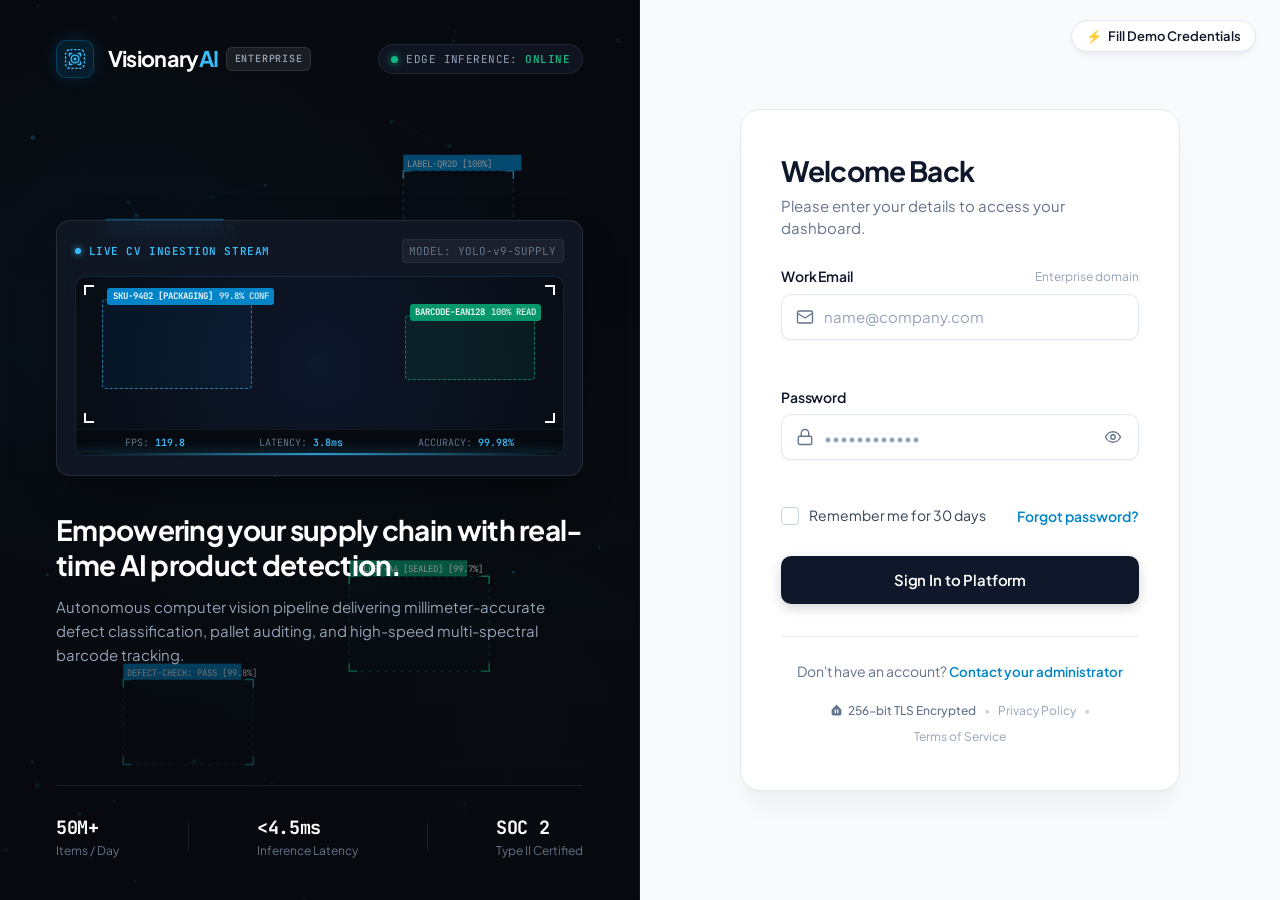
<file: index.html>
<!DOCTYPE html>
<html lang="en">
<head>
  <meta charset="UTF-8">
  <meta name="viewport" content="width=device-width, initial-scale=1.0">
  <title>VisionaryAI &mdash; Enterprise AI Product Detection Platform | Login</title>
  <meta name="description" content="Access your VisionaryAI dashboard to monitor real-time AI product detection, quality assurance telemetry, and supply chain vision models.">
  
  <!-- Fonts -->
  <link rel="preconnect" href="https://fonts.googleapis.com">
  <link rel="preconnect" href="https://fonts.gstatic.com" crossorigin>
  <link href="https://fonts.googleapis.com/css2?family=Plus+Jakarta+Sans:ital,wght@0,300;0,400;0,500;0,600;0,700;0,800;1,400&family=JetBrains+Mono:wght@400;500;600&display=swap" rel="stylesheet">
  
  <!-- Main Stylesheet -->
  <link rel="stylesheet" href="css/styles.css">
  
  <!-- Favicon SVG -->
  <link rel="icon" type="image/svg+xml" href="data:image/svg+xml,<svg xmlns='http://www.w3.org/2000/svg' viewBox='0 0 24 24' fill='none' stroke='%230284C7' stroke-width='2' stroke-linecap='round' stroke-linejoin='round'><path d='M2 12s3-7 10-7 10 7 10 7-3 7-10 7-10-7-10-7Z'/><circle cx='12' cy='12' r='3'/></svg>">
</head>
<body>
  <div class="app-container">
    
    <!-- LEFT SIDE: AI Vision & Corporate Branding Panel -->
    <aside class="branding-panel" aria-label="Brand and AI Computer Vision Showcase">
      <!-- Background Ambient Canvas for Real-time AI Bounding Boxes & Telemetry -->
      <canvas id="aiVisionCanvas" class="ai-canvas" aria-hidden="true"></canvas>
      
      <!-- Subtle Grid & Grain Overlays -->
      <div class="panel-overlay-gradient"></div>
      <div class="panel-overlay-vignette"></div>

      <div class="branding-content">
        <!-- Top Navigation / Logo -->
        <header class="brand-header">
          <div class="brand-logo-wrap">
            <div class="brand-logo-icon">
              <svg class="icon-svg" viewBox="0 0 28 28" fill="none" xmlns="http://www.w3.org/2000/svg" aria-hidden="true">
                <rect x="2" y="2" width="24" height="24" rx="6" stroke="currentColor" stroke-width="1.75" stroke-dasharray="3 2" class="scan-frame" />
                <circle cx="14" cy="14" r="5" fill="currentColor" fill-opacity="0.15" stroke="currentColor" stroke-width="1.75" />
                <circle cx="14" cy="14" r="1.75" fill="currentColor" />
                <path d="M7 7L10 7M7 7L7 10" stroke="currentColor" stroke-width="2" stroke-linecap="round" />
                <path d="M21 7L18 7M21 7L21 10" stroke="currentColor" stroke-width="2" stroke-linecap="round" />
                <path d="M7 21L10 21M7 21L7 18" stroke="currentColor" stroke-width="2" stroke-linecap="round" />
                <path d="M21 21L18 21M21 21L21 18" stroke="currentColor" stroke-width="2" stroke-linecap="round" />
              </svg>
            </div>
            <div class="brand-name-group">
              <span class="brand-name">Visionary<span class="brand-highlight">AI</span></span>
              <span class="brand-badge">ENTERPRISE</span>
            </div>
          </div>

          <!-- Live Telemetry Status Pill -->
          <div class="telemetry-pill" title="Inference Engine Status">
            <span class="telemetry-dot"></span>
            <span class="telemetry-text">EDGE INFERENCE: <strong>ONLINE</strong></span>
          </div>
        </header>

        <!-- Center AI Hero Showcase -->
        <div class="ai-hero-showcase">
          <!-- Live AI Computer Vision HUD Card -->
          <div class="cv-telemetry-card" id="interactiveHudCard">
            <div class="cv-card-header">
              <div class="cv-card-title">
                <span class="pulse-indicator"></span>
                <span>LIVE CV INGESTION STREAM</span>
              </div>
              <span class="cv-chip">MODEL: YOLO-v9-SUPPLY</span>
            </div>

            <!-- Visual Stream Simulation -->
            <div class="cv-stream-box">
              <div class="cv-crosshair top-left"></div>
              <div class="cv-crosshair top-right"></div>
              <div class="cv-crosshair bottom-left"></div>
              <div class="cv-crosshair bottom-right"></div>
              <div class="cv-laser-scan"></div>
              
              <!-- Simulated Detected BBoxes -->
              <div class="detected-item item-1">
                <div class="bbox-tag">
                  <span class="bbox-label">SKU-9402 [PACKAGING]</span>
                  <span class="bbox-conf">99.8% CONF</span>
                </div>
              </div>
              
              <div class="detected-item item-2">
                <div class="bbox-tag">
                  <span class="bbox-label">BARCODE-EAN128</span>
                  <span class="bbox-conf">100% READ</span>
                </div>
              </div>

              <div class="stream-stats-bar">
                <span>FPS: <strong id="fpsCounter">119.8</strong></span>
                <span>LATENCY: <strong id="latencyCounter">3.8ms</strong></span>
                <span>ACCURACY: <strong>99.98%</strong></span>
              </div>
            </div>
          </div>

          <!-- Tagline & Narrative -->
          <div class="brand-messaging">
            <h2 class="branding-tagline">
              Empowering your supply chain with real-time AI product detection.
            </h2>
            <p class="branding-description">
              Autonomous computer vision pipeline delivering millimeter-accurate defect classification, pallet auditing, and high-speed multi-spectral barcode tracking.
            </p>
          </div>
        </div>

        <!-- Footer / Enterprise Trust Badges -->
        <footer class="branding-footer">
          <div class="trust-metric">
            <span class="metric-val">50M+</span>
            <span class="metric-lbl">Items / Day</span>
          </div>
          <div class="trust-divider" aria-hidden="true"></div>
          <div class="trust-metric">
            <span class="metric-val">&lt;4.5ms</span>
            <span class="metric-lbl">Inference Latency</span>
          </div>
          <div class="trust-divider" aria-hidden="true"></div>
          <div class="trust-metric">
            <span class="metric-val">SOC 2</span>
            <span class="metric-lbl">Type II Certified</span>
          </div>
        </footer>
      </div>
    </aside>


    <!-- RIGHT SIDE: Modern Enterprise Login Form Container -->
    <main class="login-panel" role="main">
      <!-- Mobile Only Header -->
      <div class="mobile-brand-header">
        <div class="brand-logo-wrap">
          <div class="brand-logo-icon">
            <svg class="icon-svg" viewBox="0 0 28 28" fill="none" xmlns="http://www.w3.org/2000/svg" aria-hidden="true">
              <rect x="2" y="2" width="24" height="24" rx="6" stroke="currentColor" stroke-width="1.75" stroke-dasharray="3 2" />
              <circle cx="14" cy="14" r="5" fill="currentColor" fill-opacity="0.15" stroke="currentColor" stroke-width="1.75" />
              <circle cx="14" cy="14" r="1.75" fill="currentColor" />
            </svg>
          </div>
          <div class="brand-name-group">
            <span class="brand-name">Visionary<span class="brand-highlight">AI</span></span>
          </div>
        </div>
      </div>

      <!-- Centered Form Container -->
      <div class="form-wrapper">
        <div class="form-card">
          
          <!-- Header Area -->
          <header class="form-header">
            <h1 class="form-title">Welcome Back</h1>
            <p class="form-subtitle">Please enter your details to access your dashboard.</p>
          </header>

          <!-- Login Form -->
          <form id="loginForm" class="auth-form" novalidate autocomplete="on">
            
            <!-- Email Field -->
            <div class="form-group" id="emailGroup">
              <div class="label-row">
                <label for="workEmail" class="form-label">Work Email</label>
                <span class="label-hint" id="domainHint">Enterprise domain</span>
              </div>
              <div class="input-container">
                <span class="input-icon left" aria-hidden="true">
                  <svg viewBox="0 0 24 24" fill="none" stroke="currentColor" stroke-width="1.8" stroke-linecap="round" stroke-linejoin="round" width="18" height="18">
                    <rect x="2" y="4" width="20" height="16" rx="2"/>
                    <path d="m22 7-8.97 5.7a1.94 1.94 0 0 1-2.06 0L2 7"/>
                  </svg>
                </span>
                <input 
                  type="email" 
                  id="workEmail" 
                  name="email" 
                  class="form-input" 
                  placeholder="name@company.com" 
                  autocomplete="username" 
                  required 
                  aria-required="true"
                  aria-invalid="false"
                  aria-describedby="emailFeedback"
                />
                <!-- Validation Status Icon -->
                <div class="validation-status" id="emailStatusIcon" aria-hidden="true">
                  <svg class="icon-valid" viewBox="0 0 20 20" fill="currentColor">
                    <path fill-rule="evenodd" d="M10 18a8 8 0 100-16 8 8 0 000 16zm3.857-9.809a.75.75 0 00-1.214-.882l-3.483 4.79-1.88-1.88a.75.75 0 10-1.06 1.061l2.5 2.5a.75.75 0 001.137-.089l4-5.5z" clip-rule="evenodd" />
                  </svg>
                  <svg class="icon-invalid" viewBox="0 0 20 20" fill="currentColor">
                    <path fill-rule="evenodd" d="M18 10a8 8 0 11-16 0 8 8 0 0116 0zm-8-5a.75.75 0 01.75.75v4.5a.75.75 0 01-1.5 0v-4.5A.75.75 0 0110 5zm0 10a1 1 0 100-2 1 1 0 000 2z" clip-rule="evenodd" />
                  </svg>
                </div>
              </div>
              <div class="feedback-msg" id="emailFeedback" role="alert" aria-live="polite"></div>
            </div>

            <!-- Password Field -->
            <div class="form-group" id="passwordGroup">
              <div class="label-row">
                <label for="password" class="form-label">Password</label>
                <!-- Caps Lock Warning Badge -->
                <span class="caps-warning hidden" id="capsLockWarning" role="status">
                  <svg viewBox="0 0 16 16" fill="currentColor" width="12" height="12" aria-hidden="true">
                    <path d="M8 1a.5.5 0 0 1 .5.5v5.793l2.146-2.147a.5.5 0 0 1 .708.708l-3 3a.5.5 0 0 1-.708 0l-3-3a.5.5 0 1 1 .708-.708L7.5 7.293V1.5A.5.5 0 0 1 8 1zM2 13.5a.5.5 0 0 1 .5-.5h11a.5.5 0 0 1 0 1h-11a.5.5 0 0 1-.5-.5z"/>
                  </svg>
                  Caps Lock is ON
                </span>
              </div>
              <div class="input-container">
                <span class="input-icon left" aria-hidden="true">
                  <svg viewBox="0 0 24 24" fill="none" stroke="currentColor" stroke-width="1.8" stroke-linecap="round" stroke-linejoin="round" width="18" height="18">
                    <rect x="3" y="11" width="18" height="11" rx="2" ry="2"/>
                    <path d="M7 11V7a5 5 0 0 1 10 0v4"/>
                  </svg>
                </span>
                <input 
                  type="password" 
                  id="password" 
                  name="password" 
                  class="form-input has-toggle" 
                  placeholder="••••••••••••" 
                  autocomplete="current-password" 
                  required 
                  aria-required="true"
                  aria-invalid="false"
                  aria-describedby="passwordFeedback"
                />
                <!-- Show / Hide Password Toggle Button -->
                <button 
                  type="button" 
                  id="togglePassword" 
                  class="password-toggle-btn" 
                  aria-label="Show password" 
                  aria-pressed="false"
                  title="Toggle password visibility"
                >
                  <!-- Eye Open Icon -->
                  <svg class="eye-open" viewBox="0 0 24 24" fill="none" stroke="currentColor" stroke-width="1.8" stroke-linecap="round" stroke-linejoin="round" width="18" height="18" aria-hidden="true">
                    <path d="M2 12s3-7 10-7 10 7 10 7-3 7-10 7-10-7-10-7Z"/>
                    <circle cx="12" cy="12" r="3"/>
                  </svg>
                  <!-- Eye Closed Icon -->
                  <svg class="eye-closed hidden" viewBox="0 0 24 24" fill="none" stroke="currentColor" stroke-width="1.8" stroke-linecap="round" stroke-linejoin="round" width="18" height="18" aria-hidden="true">
                    <path d="m2 2 20 20"/>
                    <path d="M9.88 9.88a3 3 0 1 0 4.24 4.24"/>
                    <path d="M10.73 5.08A10.43 10.43 0 0 1 12 5c7 0 10 7 10 7a13.16 13.16 0 0 1-1.67 2.68"/>
                    <path d="M6.61 6.61A13.526 13.526 0 0 0 2 12s3 7 10 7a9.74 9.74 0 0 0 5.39-1.61"/>
                  </svg>
                </button>
              </div>
              <div class="feedback-msg" id="passwordFeedback" role="alert" aria-live="polite"></div>
            </div>

            <!-- Form Controls: Remember Me & Forgot Password -->
            <div class="form-controls-row">
              <label class="custom-checkbox-label" for="rememberMe">
                <input type="checkbox" id="rememberMe" name="remember" class="custom-checkbox-input">
                <span class="custom-checkbox-box" aria-hidden="true">
                  <svg class="check-svg" viewBox="0 0 12 10" fill="none" stroke="currentColor" stroke-width="2" stroke-linecap="round" stroke-linejoin="round">
                    <polyline points="1.5 5.5 4.5 8.5 10.5 1.5"></polyline>
                  </svg>
                </span>
                <span class="checkbox-text">Remember me for 30 days</span>
              </label>

              <button type="button" class="forgot-password-link" id="btnForgotPassword">
                Forgot password?
              </button>
            </div>

            <!-- Primary Submit Action -->
            <button type="submit" class="submit-btn" id="btnSubmit">
              <span class="btn-text">Sign In to Platform</span>
              <span class="btn-spinner hidden" aria-hidden="true">
                <svg class="spinner-svg" viewBox="0 0 24 24" fill="none">
                  <circle class="spinner-track" cx="12" cy="12" r="10" stroke="currentColor" stroke-width="3" opacity="0.25"/>
                  <path class="spinner-head" fill="currentColor" d="M4 12a8 8 0 018-8V0C5.373 0 0 5.373 0 12h4zm2 5.291A7.962 7.962 0 014 12H0c0 3.042 1.135 5.824 3 7.938l3-2.647z"/>
                </svg>
              </span>
            </button>

          </form>

          <!-- Footer / Admin Contact -->
          <footer class="form-card-footer">
            <p class="admin-notice">
              Don't have an account? 
              <button type="button" class="contact-admin-link" id="btnContactAdmin">
                Contact your administrator
              </button>
            </p>
            
            <div class="legal-links">
              <span class="security-badge">
                <svg viewBox="0 0 16 16" fill="currentColor" width="13" height="13" aria-hidden="true">
                  <path fill-rule="evenodd" d="M8 .999a.75.75 0 0 1 .55.24l5.25 5.5A.75.75 0 0 1 14 7.25V12a2 2 0 0 1-2 2H4a2 2 0 0 1-2-2V7.25a.75.75 0 0 1 .2-.51l5.25-5.5A.75.75 0 0 1 8 .999zm-.75 6.251a.75.75 0 0 0-1.5 0v3.5a.75.75 0 0 0 1.5 0v-3.5zm3 0a.75.75 0 0 0-1.5 0v3.5a.75.75 0 0 0 1.5 0v-3.5z"/>
                </svg>
                256-bit TLS Encrypted
              </span>
              <span class="sep">&bull;</span>
              <a href="#privacy" class="subtle-link" id="linkPrivacy">Privacy Policy</a>
              <span class="sep">&bull;</span>
              <a href="#terms" class="subtle-link" id="linkTerms">Terms of Service</a>
            </div>
          </footer>

        </div>
      </div>
    </main>

  </div>

  <!-- Interactive Modal: Contact Administrator -->
  <div class="modal-backdrop hidden" id="adminModal" role="dialog" aria-modal="true" aria-labelledby="adminModalTitle">
    <div class="modal-card">
      <div class="modal-header">
        <div class="modal-icon-badge">
          <svg viewBox="0 0 24 24" fill="none" stroke="currentColor" stroke-width="2" stroke-linecap="round" stroke-linejoin="round" width="22" height="22">
            <path d="M16 21v-2a4 4 0 0 0-4-4H6a4 4 0 0 0-4 4v2"/>
            <circle cx="9" cy="7" r="4"/>
            <path d="M22 21v-2a4 4 0 0 0-3-3.87"/>
            <path d="M16 3.13a4 4 0 0 1 0 7.75"/>
          </svg>
        </div>
        <div>
          <h3 class="modal-title" id="adminModalTitle">Enterprise Account Access</h3>
          <p class="modal-subtitle">VisionaryAI platform access is managed by your organization's IT / ML-Ops team.</p>
        </div>
      </div>
      <div class="modal-body">
        <div class="info-alert">
          <p>If your enterprise already has an active license, request an invitation from your workspace admin or send a provisioning ticket.</p>
        </div>
        <div class="admin-contact-details">
          <div class="contact-row">
            <span class="contact-label">Enterprise Support:</span>
            <a href="mailto:support@visionary.ai" class="contact-val">support@visionary.ai</a>
          </div>
          <div class="contact-row">
            <span class="contact-label">SSO Integration:</span>
            <span class="contact-val">SAML 2.0 / OIDC enabled</span>
          </div>
        </div>
      </div>
      <div class="modal-footer">
        <button type="button" class="btn-secondary" id="btnCloseAdminModal">Close</button>
        <button type="button" class="btn-primary-sm" id="btnCopyAdminEmail">
          <span id="copyEmailText">Copy Support Email</span>
        </button>
      </div>
    </div>
  </div>

  <!-- Interactive Modal: Forgot Password -->
  <div class="modal-backdrop hidden" id="forgotModal" role="dialog" aria-modal="true" aria-labelledby="forgotModalTitle">
    <div class="modal-card">
      <div class="modal-header">
        <div class="modal-icon-badge warning">
          <svg viewBox="0 0 24 24" fill="none" stroke="currentColor" stroke-width="2" stroke-linecap="round" stroke-linejoin="round" width="22" height="22">
            <rect x="3" y="11" width="18" height="11" rx="2" ry="2"/>
            <path d="M7 11V7a5 5 0 0 1 10 0v4"/>
          </svg>
        </div>
        <div>
          <h3 class="modal-title" id="forgotModalTitle">Reset Enterprise Password</h3>
          <p class="modal-subtitle">Enter your work email address to receive password reset instructions.</p>
        </div>
      </div>
      <div class="modal-body">
        <div class="form-group">
          <label for="resetEmail" class="form-label">Work Email</label>
          <input type="email" id="resetEmail" class="form-input" placeholder="name@company.com">
          <div class="feedback-msg" id="resetFeedback"></div>
        </div>
      </div>
      <div class="modal-footer">
        <button type="button" class="btn-secondary" id="btnCloseForgotModal">Cancel</button>
        <button type="button" class="btn-primary-sm" id="btnSendReset">Send Reset Link</button>
      </div>
    </div>
  </div>

  <!-- Toast Notification Container -->
  <div class="toast-container" id="toastContainer" aria-live="assertive"></div>

  <!-- Quick Demo Autofill Tooltip -->
  <aside class="demo-badge-bar" aria-label="Demo Testing Helper">
    <button type="button" class="demo-badge-btn" id="btnQuickDemo" title="Click to autofill enterprise demo credentials">
      <span class="sparkle">⚡</span> Fill Demo Credentials
    </button>
  </aside>

  <!-- Application Logic Scripts -->
  <script src="js/canvas-ai.js"></script>
  <script src="js/api.js"></script>
  <script src="js/auth.js"></script>
  <script src="js/app.js"></script>
</body>
</html>
</file>
<file: css/styles.css>
/* ==========================================================================
   VisionaryAI Enterprise Design System & Authentication Stylesheet
   ========================================================================== */

/* --------------------------------------------------------------------------
   1. CSS Custom Properties / Design Tokens
   -------------------------------------------------------------------------- */
:root {
  /* Brand Primary & Accents (Precision Slate & Cyan Telemetry) */
  --brand-primary: #0284C7;
  --brand-primary-hover: #0369A1;
  --brand-primary-light: #E0F2FE;
  --brand-glow: rgba(2, 132, 199, 0.25);
  
  /* Telemetry / Success / Error Accents */
  --color-emerald: #10B981;
  --color-emerald-light: #D1FAE5;
  --color-cyan: #06B6D4;
  --color-rose: #E11D48;
  --color-rose-light: #FFE4E6;
  --color-amber: #D97706;
  --color-amber-light: #FEF3C7;

  /* Left Panel (Dark Corporate Obsidian / Precision Vision Theme) */
  --dark-bg: #07090E;
  --dark-surface: #0E131F;
  --dark-surface-elevated: rgba(18, 24, 38, 0.85);
  --dark-border: rgba(255, 255, 255, 0.08);
  --dark-border-subtle: rgba(255, 255, 255, 0.04);
  --dark-text-primary: #F8FAFC;
  --dark-text-secondary: #94A3B8;
  --dark-text-muted: #64748B;

  /* Right Panel (Clean High-End Enterprise Light Studio) */
  --light-bg: #F8FAFC;
  --light-card-bg: #FFFFFF;
  --light-border: #E2E8F0;
  --light-border-hover: #CBD5E1;
  --light-border-focus: #0284C7;
  
  --text-title: #0F172A;
  --text-body: #334155;
  --text-muted: #64748B;
  --text-subtle: #94A3B8;

  /* Typography */
  --font-main: 'Plus Jakarta Sans', -apple-system, BlinkMacSystemFont, 'Segoe UI', Roboto, sans-serif;
  --font-mono: 'JetBrains Mono', monospace;

  /* Shadows */
  --shadow-sm: 0 1px 2px 0 rgba(0, 0, 0, 0.05);
  --shadow-md: 0 4px 6px -1px rgba(15, 23, 42, 0.06), 0 2px 4px -2px rgba(15, 23, 42, 0.04);
  --shadow-lg: 0 10px 15px -3px rgba(15, 23, 42, 0.08), 0 4px 6px -4px rgba(15, 23, 42, 0.04);
  --shadow-card: 0 20px 25px -5px rgba(15, 23, 42, 0.04), 0 8px 10px -6px rgba(15, 23, 42, 0.02);
  --shadow-focus: 0 0 0 3px rgba(2, 132, 199, 0.2);

  /* Transitions */
  --transition-fast: 150ms cubic-bezier(0.4, 0, 0.2, 1);
  --transition-normal: 220ms cubic-bezier(0.4, 0, 0.2, 1);
  --transition-smooth: 350ms cubic-bezier(0.16, 1, 0.3, 1);

  /* Radius */
  --radius-sm: 6px;
  --radius-md: 10px;
  --radius-lg: 14px;
  --radius-xl: 20px;
  --radius-full: 9999px;
}

/* --------------------------------------------------------------------------
   2. Reset & Global Base
   -------------------------------------------------------------------------- */
*, *::before, *::after {
  box-sizing: border-box;
  margin: 0;
  padding: 0;
}

html, body {
  height: 100%;
  font-family: var(--font-main);
  font-size: 16px;
  line-height: 1.5;
  color: var(--text-body);
  background-color: var(--light-bg);
  -webkit-font-smoothing: antialiased;
  -moz-osx-font-smoothing: grayscale;
  text-rendering: optimizeLegibility;
  overflow-x: hidden;
}

/* Accessibility Focus Visible Standard */
:focus-visible {
  outline: 2px solid var(--brand-primary);
  outline-offset: 2px;
}

button {
  font-family: inherit;
  cursor: pointer;
  border: none;
  background: none;
}

input, button, a {
  transition: all var(--transition-fast);
}

/* --------------------------------------------------------------------------
   3. Main App Layout (Split Screen 50/50)
   -------------------------------------------------------------------------- */
.app-container {
  display: flex;
  min-height: 100vh;
  width: 100%;
  position: relative;
}

/* --------------------------------------------------------------------------
   4. Left Side: AI Vision & Branding Showcase Panel
   -------------------------------------------------------------------------- */
.branding-panel {
  flex: 1;
  max-width: 50%;
  background-color: var(--dark-bg);
  position: relative;
  overflow: hidden;
  display: flex;
  flex-direction: column;
  color: var(--dark-text-primary);
  padding: 2.5rem 3.5rem;
  border-right: 1px solid rgba(255, 255, 255, 0.06);
  user-select: none;
}

/* Canvas Background */
.ai-canvas {
  position: absolute;
  top: 0;
  left: 0;
  width: 100%;
  height: 100%;
  z-index: 1;
  pointer-events: none;
}

/* Overlay Depth Gradients */
.panel-overlay-gradient {
  position: absolute;
  inset: 0;
  background: radial-gradient(circle at 20% 30%, rgba(2, 132, 199, 0.08) 0%, transparent 60%),
              radial-gradient(circle at 80% 80%, rgba(16, 185, 129, 0.04) 0%, transparent 50%);
  z-index: 2;
  pointer-events: none;
}

.panel-overlay-vignette {
  position: absolute;
  inset: 0;
  background: linear-gradient(180deg, rgba(7, 9, 14, 0.7) 0%, rgba(7, 9, 14, 0.2) 40%, rgba(7, 9, 14, 0.85) 100%);
  z-index: 2;
  pointer-events: none;
}

.branding-content {
  position: relative;
  z-index: 3;
  display: flex;
  flex-direction: column;
  justify-content: space-between;
  height: 100%;
  width: 100%;
  max-width: 560px;
  margin: 0 auto;
}

/* Brand Header */
.brand-header {
  display: flex;
  align-items: center;
  justify-content: space-between;
  width: 100%;
  padding-bottom: 1.5rem;
}

.brand-logo-wrap {
  display: flex;
  align-items: center;
  gap: 0.85rem;
}

.brand-logo-icon {
  width: 38px;
  height: 38px;
  border-radius: var(--radius-md);
  background: rgba(2, 132, 199, 0.15);
  border: 1px solid rgba(2, 132, 199, 0.35);
  display: flex;
  align-items: center;
  justify-content: center;
  color: #38BDF8;
  box-shadow: 0 0 16px rgba(2, 132, 199, 0.2);
}

.brand-logo-icon .icon-svg {
  width: 22px;
  height: 22px;
}

.brand-name-group {
  display: flex;
  align-items: center;
  gap: 0.5rem;
}

.brand-name {
  font-size: 1.35rem;
  font-weight: 700;
  letter-spacing: -0.03em;
  color: #FFFFFF;
}

.brand-highlight {
  color: #38BDF8;
}

.brand-badge {
  font-family: var(--font-mono);
  font-size: 0.625rem;
  font-weight: 600;
  letter-spacing: 0.08em;
  padding: 0.2rem 0.45rem;
  border-radius: var(--radius-sm);
  background: rgba(255, 255, 255, 0.08);
  color: var(--dark-text-secondary);
  border: 1px solid rgba(255, 255, 255, 0.1);
}

/* Telemetry Status Pill */
.telemetry-pill {
  display: flex;
  align-items: center;
  gap: 0.5rem;
  padding: 0.35rem 0.75rem;
  border-radius: var(--radius-full);
  background: rgba(18, 24, 38, 0.8);
  border: 1px solid rgba(255, 255, 255, 0.08);
  backdrop-filter: blur(8px);
}

.telemetry-dot {
  width: 7px;
  height: 7px;
  border-radius: 50%;
  background-color: var(--color-emerald);
  box-shadow: 0 0 8px var(--color-emerald);
  animation: telemetryPulse 2.2s infinite ease-in-out;
}

@keyframes telemetryPulse {
  0%, 100% { opacity: 1; transform: scale(1); }
  50% { opacity: 0.4; transform: scale(0.85); }
}

.telemetry-text {
  font-family: var(--font-mono);
  font-size: 0.6875rem;
  color: var(--dark-text-secondary);
  letter-spacing: 0.04em;
}

.telemetry-text strong {
  color: var(--color-emerald);
  font-weight: 600;
}

/* Center Showcase: AI HUD Card & Copy */
.ai-hero-showcase {
  display: flex;
  flex-direction: column;
  gap: 2.25rem;
  margin: auto 0;
  padding: 1.5rem 0;
}

/* Live CV Telemetry Card */
.cv-telemetry-card {
  background: var(--dark-surface-elevated);
  border: 1px solid rgba(255, 255, 255, 0.1);
  border-radius: var(--radius-lg);
  padding: 1.15rem;
  box-shadow: 0 20px 40px -15px rgba(0, 0, 0, 0.6);
  backdrop-filter: blur(16px);
  position: relative;
  overflow: hidden;
  transition: transform var(--transition-smooth), border-color var(--transition-fast);
}

.cv-telemetry-card:hover {
  border-color: rgba(56, 189, 248, 0.35);
  transform: translateY(-2px);
}

.cv-card-header {
  display: flex;
  align-items: center;
  justify-content: space-between;
  margin-bottom: 0.85rem;
  font-family: var(--font-mono);
  font-size: 0.6875rem;
}

.cv-card-title {
  display: flex;
  align-items: center;
  gap: 0.45rem;
  color: #38BDF8;
  font-weight: 600;
  letter-spacing: 0.05em;
}

.pulse-indicator {
  width: 6px;
  height: 6px;
  border-radius: 50%;
  background: #38BDF8;
  box-shadow: 0 0 6px #38BDF8;
}

.cv-chip {
  color: var(--dark-text-muted);
  background: rgba(255, 255, 255, 0.05);
  padding: 0.15rem 0.4rem;
  border-radius: 4px;
  border: 1px solid rgba(255, 255, 255, 0.06);
}

/* CV Stream Simulation Box */
.cv-stream-box {
  height: 180px;
  background: radial-gradient(circle at center, rgba(14, 25, 45, 0.9) 0%, rgba(8, 12, 20, 0.95) 100%);
  border-radius: var(--radius-md);
  border: 1px solid rgba(56, 189, 248, 0.15);
  position: relative;
  overflow: hidden;
  display: flex;
  align-items: flex-end;
}

/* Corner Crosshairs */
.cv-crosshair {
  position: absolute;
  width: 10px;
  height: 10px;
  border-color: rgba(56, 189, 248, 0.4);
  pointer-events: none;
}
.cv-crosshair.top-left { top: 8px; left: 8px; border-top: 2px solid; border-left: 2px solid; }
.cv-crosshair.top-right { top: 8px; right: 8px; border-top: 2px solid; border-right: 2px solid; }
.cv-crosshair.bottom-left { bottom: 32px; left: 8px; border-bottom: 2px solid; border-left: 2px solid; }
.cv-crosshair.bottom-right { bottom: 32px; right: 8px; border-bottom: 2px solid; border-right: 2px solid; }

/* Laser Scan Line */
.cv-laser-scan {
  position: absolute;
  left: 0;
  width: 100%;
  height: 2px;
  background: linear-gradient(90deg, transparent 0%, rgba(56, 189, 248, 0.8) 50%, transparent 100%);
  box-shadow: 0 0 12px rgba(56, 189, 248, 0.7);
  animation: laserScan 3.5s infinite linear;
  pointer-events: none;
}

@keyframes laserScan {
  0% { top: 0; opacity: 0; }
  10% { opacity: 1; }
  90% { opacity: 1; }
  100% { top: 100%; opacity: 0; }
}

/* Detected Bounding Box Items */
.detected-item {
  position: absolute;
  border: 1.5px dashed rgba(56, 189, 248, 0.6);
  background: rgba(2, 132, 199, 0.08);
  border-radius: 4px;
  pointer-events: none;
  animation: floatBbox 4s ease-in-out infinite alternate;
}

.detected-item.item-1 {
  top: 22px;
  left: 26px;
  width: 150px;
  height: 90px;
}

.detected-item.item-2 {
  top: 38px;
  right: 28px;
  width: 130px;
  height: 65px;
  border-color: rgba(16, 185, 129, 0.6);
  background: rgba(16, 185, 129, 0.08);
  animation-delay: -2s;
}

@keyframes floatBbox {
  0% { transform: translateY(0); }
  100% { transform: translateY(4px); }
}

.bbox-tag {
  position: absolute;
  top: -12px;
  left: 4px;
  display: flex;
  align-items: center;
  gap: 0.35rem;
  background: #0284C7;
  color: #FFFFFF;
  font-family: var(--font-mono);
  font-size: 0.5625rem;
  font-weight: 600;
  padding: 0.1rem 0.35rem;
  border-radius: 3px;
  white-space: nowrap;
}

.item-2 .bbox-tag {
  background: #059669;
}

.bbox-conf {
  color: rgba(255, 255, 255, 0.85);
}

/* Stream Telemetry Stats Bar */
.stream-stats-bar {
  width: 100%;
  height: 26px;
  background: rgba(7, 9, 14, 0.85);
  border-top: 1px solid rgba(255, 255, 255, 0.06);
  display: flex;
  align-items: center;
  justify-content: space-around;
  padding: 0 0.75rem;
  font-family: var(--font-mono);
  font-size: 0.625rem;
  color: var(--dark-text-muted);
}

.stream-stats-bar strong {
  color: #38BDF8;
  font-weight: 600;
}

/* Tagline & Copy */
.brand-messaging {
  display: flex;
  flex-direction: column;
  gap: 0.85rem;
}

.branding-tagline {
  font-size: 1.75rem;
  font-weight: 700;
  line-height: 1.25;
  letter-spacing: -0.025em;
  color: #FFFFFF;
}

.branding-description {
  font-size: 0.9375rem;
  line-height: 1.6;
  color: var(--dark-text-secondary);
}

/* Branding Footer & Trust Badges */
.branding-footer {
  display: flex;
  align-items: center;
  justify-content: space-between;
  padding-top: 1.75rem;
  border-top: 1px solid rgba(255, 255, 255, 0.08);
}

.trust-metric {
  display: flex;
  flex-direction: column;
}

.metric-val {
  font-family: var(--font-mono);
  font-size: 1.15rem;
  font-weight: 700;
  color: #FFFFFF;
  letter-spacing: -0.02em;
}

.metric-lbl {
  font-size: 0.75rem;
  color: var(--dark-text-muted);
}

.trust-divider {
  width: 1px;
  height: 28px;
  background: rgba(255, 255, 255, 0.1);
}


/* --------------------------------------------------------------------------
   5. Right Side: Login Form Main Panel
   -------------------------------------------------------------------------- */
.login-panel {
  flex: 1;
  max-width: 50%;
  background-color: var(--light-bg);
  display: flex;
  flex-direction: column;
  justify-content: center;
  align-items: center;
  padding: 2.5rem 2rem;
  position: relative;
}

/* Mobile Top Brand Header (Hidden by default on desktop) */
.mobile-brand-header {
  display: none;
  width: 100%;
  max-width: 440px;
  margin-bottom: 2rem;
  align-items: center;
  justify-content: flex-start;
}

.mobile-brand-header .brand-logo-icon {
  background: rgba(2, 132, 199, 0.1);
  border-color: rgba(2, 132, 199, 0.25);
  color: var(--brand-primary);
}

.mobile-brand-header .brand-name {
  color: var(--text-title);
}

/* Centered Form Wrapper */
.form-wrapper {
  width: 100%;
  max-width: 440px;
  margin: 0 auto;
}

.form-card {
  background: var(--light-card-bg);
  border: 1px solid var(--light-border);
  border-radius: var(--radius-xl);
  padding: 2.75rem 2.5rem;
  box-shadow: var(--shadow-card);
  position: relative;
}

/* Form Header */
.form-header {
  margin-bottom: 1.75rem;
}

.form-title {
  font-size: 1.75rem;
  font-weight: 700;
  letter-spacing: -0.03em;
  color: var(--text-title);
  margin-bottom: 0.45rem;
  line-height: 1.2;
}

.form-subtitle {
  font-size: 0.9375rem;
  color: var(--text-muted);
  line-height: 1.45;
}

/* Form Groups & Inputs */
.auth-form {
  display: flex;
  flex-direction: column;
  gap: 1.25rem;
}

.form-group {
  display: flex;
  flex-direction: column;
  gap: 0.4rem;
  position: relative;
}

.label-row {
  display: flex;
  align-items: center;
  justify-content: space-between;
}

.form-label {
  font-size: 0.875rem;
  font-weight: 600;
  color: var(--text-title);
  letter-spacing: -0.01em;
}

.label-hint {
  font-size: 0.75rem;
  color: var(--text-subtle);
}

.caps-warning {
  display: inline-flex;
  align-items: center;
  gap: 0.25rem;
  font-size: 0.75rem;
  font-weight: 600;
  color: var(--color-amber);
  background: var(--color-amber-light);
  padding: 0.1rem 0.4rem;
  border-radius: 4px;
}

.caps-warning.hidden {
  display: none !important;
}

/* Input Container & Icons */
.input-container {
  position: relative;
  display: flex;
  align-items: center;
  width: 100%;
}

.input-icon.left {
  position: absolute;
  left: 0.95rem;
  color: var(--text-muted);
  pointer-events: none;
  display: flex;
  align-items: center;
  justify-content: center;
  transition: color var(--transition-fast);
}

.form-input {
  width: 100%;
  height: 46px;
  padding: 0 2.75rem 0 2.65rem;
  font-family: var(--font-main);
  font-size: 0.9375rem;
  color: var(--text-title);
  background: #FFFFFF;
  border: 1px solid var(--light-border);
  border-radius: var(--radius-md);
  box-shadow: var(--shadow-sm);
  outline: none;
  transition: border-color var(--transition-fast), box-shadow var(--transition-fast), background-color var(--transition-fast);
}

.form-input::placeholder {
  color: var(--text-subtle);
  font-weight: 400;
}

.form-input:hover {
  border-color: var(--light-border-hover);
}

.form-input:focus {
  border-color: var(--brand-primary);
  box-shadow: var(--shadow-focus);
}

.form-input:focus + .input-icon.left {
  color: var(--brand-primary);
}

/* Validation Indicator Styles */
.validation-status {
  position: absolute;
  right: 0.85rem;
  display: flex;
  align-items: center;
  justify-content: center;
  pointer-events: none;
  opacity: 0;
  transform: scale(0.8);
  transition: all var(--transition-fast);
}

.validation-status svg {
  width: 19px;
  height: 19px;
}

.form-group.is-valid .validation-status {
  opacity: 1;
  transform: scale(1);
}
.form-group.is-valid .validation-status .icon-valid {
  display: block;
  color: var(--color-emerald);
}
.form-group.is-valid .validation-status .icon-invalid {
  display: none;
}
.form-group.is-valid .form-input {
  border-color: var(--color-emerald);
}

.form-group.is-invalid .validation-status {
  opacity: 1;
  transform: scale(1);
}
.form-group.is-invalid .validation-status .icon-valid {
  display: none;
}
.form-group.is-invalid .validation-status .icon-invalid {
  display: block;
  color: var(--color-rose);
}
.form-group.is-invalid .form-input {
  border-color: var(--color-rose);
  background-color: #FFF8F8;
}

/* Password Toggle Icon Button */
.password-toggle-btn {
  position: absolute;
  right: 0.65rem;
  top: 50%;
  transform: translateY(-50%);
  width: 32px;
  height: 32px;
  display: flex;
  align-items: center;
  justify-content: center;
  border-radius: var(--radius-sm);
  color: var(--text-muted);
  padding: 0;
}

.password-toggle-btn:hover {
  color: var(--text-title);
  background: #F1F5F9;
}

.password-toggle-btn .hidden {
  display: none !important;
}

/* Feedback Messages */
.feedback-msg {
  font-size: 0.8125rem;
  min-height: 1.15rem;
  margin-top: 0.15rem;
  transition: opacity var(--transition-fast);
}

.feedback-msg.error-text {
  color: var(--color-rose);
  font-weight: 500;
}

.feedback-msg.success-text {
  color: var(--color-emerald);
  font-weight: 500;
}

/* Controls Row: Checkbox & Forgot Password */
.form-controls-row {
  display: flex;
  align-items: center;
  justify-content: space-between;
  margin-top: -0.25rem;
}

/* Custom Checkbox */
.custom-checkbox-label {
  display: inline-flex;
  align-items: center;
  gap: 0.6rem;
  cursor: pointer;
  user-select: none;
}

.custom-checkbox-input {
  position: absolute;
  opacity: 0;
  width: 0;
  height: 0;
}

.custom-checkbox-box {
  width: 18px;
  height: 18px;
  border-radius: 4px;
  border: 1.5px solid var(--light-border-hover);
  background: #FFFFFF;
  display: flex;
  align-items: center;
  justify-content: center;
  transition: all var(--transition-fast);
}

.custom-checkbox-box .check-svg {
  width: 12px;
  height: 10px;
  color: #FFFFFF;
  opacity: 0;
  transform: scale(0.5);
  transition: all var(--transition-fast);
}

.custom-checkbox-input:checked + .custom-checkbox-box {
  background-color: var(--brand-primary);
  border-color: var(--brand-primary);
}

.custom-checkbox-input:checked + .custom-checkbox-box .check-svg {
  opacity: 1;
  transform: scale(1);
}

.custom-checkbox-input:focus-visible + .custom-checkbox-box {
  outline: 2px solid var(--brand-primary);
  outline-offset: 2px;
}

.checkbox-text {
  font-size: 0.875rem;
  color: var(--text-body);
}

/* Forgot Password Link */
.forgot-password-link {
  font-size: 0.875rem;
  font-weight: 600;
  color: var(--brand-primary);
  text-decoration: none;
  padding: 0.2rem 0;
}

.forgot-password-link:hover {
  color: var(--brand-primary-hover);
  text-decoration: underline;
}

/* Primary Action Button (Sign In) */
.submit-btn {
  display: flex;
  align-items: center;
  justify-content: center;
  gap: 0.5rem;
  width: 100%;
  height: 48px;
  background-color: #0F172A;
  color: #FFFFFF;
  border-radius: var(--radius-md);
  font-size: 0.9375rem;
  font-weight: 600;
  letter-spacing: -0.01em;
  box-shadow: 0 4px 12px rgba(15, 23, 42, 0.18);
  margin-top: 0.5rem;
  position: relative;
  overflow: hidden;
}

.submit-btn:hover {
  background-color: #1E293B;
  box-shadow: 0 6px 16px rgba(15, 23, 42, 0.25);
  transform: translateY(-1px);
}

.submit-btn:active {
  transform: translateY(0);
  background-color: #020617;
}

.submit-btn.loading {
  pointer-events: none;
  opacity: 0.9;
}

.submit-btn.loading .btn-text {
  visibility: hidden;
}

.submit-btn.loading .btn-spinner {
  display: flex !important;
  position: absolute;
}

.btn-spinner {
  display: flex;
  align-items: center;
  justify-content: center;
}

.btn-spinner.hidden {
  display: none !important;
}

.spinner-svg {
  width: 22px;
  height: 22px;
  animation: spin 0.8s linear infinite;
}

@keyframes spin {
  from { transform: rotate(0deg); }
  to { transform: rotate(360deg); }
}

/* Form Footer / Admin Contact */
.form-card-footer {
  margin-top: 2rem;
  padding-top: 1.5rem;
  border-top: 1px solid var(--light-border);
  text-align: center;
  display: flex;
  flex-direction: column;
  gap: 1.25rem;
}

.admin-notice {
  font-size: 0.875rem;
  color: var(--text-muted);
}

.contact-admin-link {
  font-weight: 600;
  color: var(--brand-primary);
  text-decoration: none;
}

.contact-admin-link:hover {
  color: var(--brand-primary-hover);
  text-decoration: underline;
}

.legal-links {
  display: flex;
  align-items: center;
  justify-content: center;
  flex-wrap: wrap;
  gap: 0.5rem;
  font-size: 0.75rem;
  color: var(--text-subtle);
}

.security-badge {
  display: inline-flex;
  align-items: center;
  gap: 0.35rem;
  color: var(--text-muted);
  font-weight: 500;
}

.subtle-link {
  color: var(--text-subtle);
  text-decoration: none;
}

.subtle-link:hover {
  color: var(--text-title);
  text-decoration: underline;
}

.sep {
  color: var(--light-border-hover);
}


/* --------------------------------------------------------------------------
   6. Modals (Admin Contact & Forgot Password)
   -------------------------------------------------------------------------- */
.modal-backdrop {
  position: fixed;
  inset: 0;
  background: rgba(15, 23, 42, 0.6);
  backdrop-filter: blur(4px);
  z-index: 100;
  display: flex;
  align-items: center;
  justify-content: center;
  padding: 1.5rem;
  opacity: 1;
  visibility: visible;
  transition: opacity var(--transition-normal);
}

.modal-backdrop.hidden {
  opacity: 0;
  visibility: hidden;
  pointer-events: none;
}

.modal-card {
  background: #FFFFFF;
  border-radius: var(--radius-lg);
  box-shadow: 0 25px 50px -12px rgba(0, 0, 0, 0.25);
  width: 100%;
  max-width: 480px;
  padding: 1.75rem;
  display: flex;
  flex-direction: column;
  gap: 1.25rem;
  transform: translateY(0);
  transition: transform var(--transition-normal);
}

.modal-backdrop.hidden .modal-card {
  transform: translateY(12px);
}

.modal-header {
  display: flex;
  align-items: flex-start;
  gap: 1rem;
}

.modal-icon-badge {
  width: 44px;
  height: 44px;
  border-radius: var(--radius-md);
  background: var(--brand-primary-light);
  color: var(--brand-primary);
  display: flex;
  align-items: center;
  justify-content: center;
  flex-shrink: 0;
}

.modal-icon-badge.warning {
  background: var(--color-amber-light);
  color: var(--color-amber);
}

.modal-title {
  font-size: 1.15rem;
  font-weight: 700;
  color: var(--text-title);
  letter-spacing: -0.02em;
  margin-bottom: 0.2rem;
}

.modal-subtitle {
  font-size: 0.85rem;
  color: var(--text-muted);
  line-height: 1.45;
}

.info-alert {
  background: #F8FAFC;
  border: 1px solid var(--light-border);
  border-radius: var(--radius-md);
  padding: 0.85rem 1rem;
  font-size: 0.875rem;
  color: var(--text-body);
  line-height: 1.45;
}

.admin-contact-details {
  margin-top: 1rem;
  display: flex;
  flex-direction: column;
  gap: 0.6rem;
  font-size: 0.875rem;
}

.contact-row {
  display: flex;
  justify-content: space-between;
  padding: 0.4rem 0;
  border-bottom: 1px dashed var(--light-border);
}

.contact-label {
  color: var(--text-muted);
}

.contact-val {
  font-weight: 600;
  color: var(--text-title);
  text-decoration: none;
}

.modal-footer {
  display: flex;
  align-items: center;
  justify-content: flex-end;
  gap: 0.75rem;
  margin-top: 0.5rem;
}

.btn-secondary {
  padding: 0.6rem 1.15rem;
  border-radius: var(--radius-md);
  background: #F1F5F9;
  color: var(--text-title);
  font-size: 0.875rem;
  font-weight: 600;
}
.btn-secondary:hover {
  background: #E2E8F0;
}

.btn-primary-sm {
  padding: 0.6rem 1.25rem;
  border-radius: var(--radius-md);
  background: var(--brand-primary);
  color: #FFFFFF;
  font-size: 0.875rem;
  font-weight: 600;
}
.btn-primary-sm:hover {
  background: var(--brand-primary-hover);
}

/* --------------------------------------------------------------------------
   7. Toast Notification System
   -------------------------------------------------------------------------- */
.toast-container {
  position: fixed;
  bottom: 1.5rem;
  right: 1.5rem;
  z-index: 200;
  display: flex;
  flex-direction: column;
  gap: 0.6rem;
  pointer-events: none;
}

.toast {
  pointer-events: auto;
  min-width: 300px;
  max-width: 400px;
  background: #0F172A;
  color: #FFFFFF;
  padding: 0.9rem 1.15rem;
  border-radius: var(--radius-md);
  box-shadow: 0 10px 25px -5px rgba(0, 0, 0, 0.3);
  font-size: 0.875rem;
  display: flex;
  align-items: center;
  justify-content: space-between;
  gap: 0.85rem;
  border-left: 4px solid var(--brand-primary);
  animation: slideInToast 0.3s cubic-bezier(0.16, 1, 0.3, 1) forwards;
}

.toast.success {
  border-left-color: var(--color-emerald);
}

.toast.error {
  border-left-color: var(--color-rose);
}

.toast.info {
  border-left-color: var(--brand-primary);
}

@keyframes slideInToast {
  from {
    opacity: 0;
    transform: translateX(30px);
  }
  to {
    opacity: 1;
    transform: translateX(0);
  }
}

.toast-content {
  display: flex;
  align-items: center;
  gap: 0.6rem;
}

.toast-close-btn {
  color: #94A3B8;
  font-size: 1.15rem;
  line-height: 1;
}
.toast-close-btn:hover {
  color: #FFFFFF;
}

/* Demo Credentials Floating Button */
.demo-badge-bar {
  position: fixed;
  top: 1.25rem;
  right: 1.5rem;
  z-index: 50;
}

.demo-badge-btn {
  display: inline-flex;
  align-items: center;
  gap: 0.4rem;
  background: #FFFFFF;
  border: 1px solid var(--light-border);
  box-shadow: var(--shadow-md);
  padding: 0.45rem 0.85rem;
  border-radius: var(--radius-full);
  font-size: 0.8125rem;
  font-weight: 600;
  color: var(--text-title);
}

.demo-badge-btn:hover {
  background: #F8FAFC;
  border-color: var(--brand-primary);
  color: var(--brand-primary);
  transform: translateY(-1px);
}

.demo-badge-btn .sparkle {
  color: #EAB308;
}

/* --------------------------------------------------------------------------
   8. Responsive Media Queries
   -------------------------------------------------------------------------- */
/* Large Desktop / Wide Screen Enhancement */
@media (min-width: 1440px) {
  .branding-panel {
    padding: 3.5rem 5rem;
  }
  .branding-tagline {
    font-size: 2.15rem;
  }
  .form-card {
    padding: 3.25rem 3rem;
  }
}

/* Medium Screens & Laptops */
@media (max-width: 1100px) {
  .branding-panel {
    padding: 2rem 2.25rem;
  }
  .branding-tagline {
    font-size: 1.5rem;
  }
  .form-card {
    padding: 2.25rem 2rem;
  }
}

/* Mobile & Tablet Breakpoint (< 960px): Hide Branding Panel & Center Form */
@media (max-width: 960px) {
  .branding-panel {
    display: none;
  }

  .login-panel {
    max-width: 100%;
    width: 100%;
    min-height: 100vh;
    padding: 2rem 1.25rem;
    background-color: var(--light-bg);
  }

  .mobile-brand-header {
    display: flex;
    justify-content: center;
  }

  .form-card {
    border: 1px solid var(--light-border);
    box-shadow: var(--shadow-lg);
    padding: 2.25rem 1.5rem;
    border-radius: var(--radius-lg);
  }

  .demo-badge-bar {
    top: auto;
    bottom: 1rem;
    right: 1rem;
  }

  .toast-container {
    left: 1rem;
    right: 1rem;
    bottom: 1rem;
  }
  
  .toast {
    min-width: 100%;
  }
}

/* Small Smartphone (< 420px) */
@media (max-width: 420px) {
  .form-card {
    padding: 1.75rem 1.15rem;
  }

  .form-title {
    font-size: 1.5rem;
  }

  .form-controls-row {
    flex-direction: column;
    align-items: flex-start;
    gap: 0.75rem;
  }

  .forgot-password-link {
    align-self: flex-start;
  }
}
</file>
